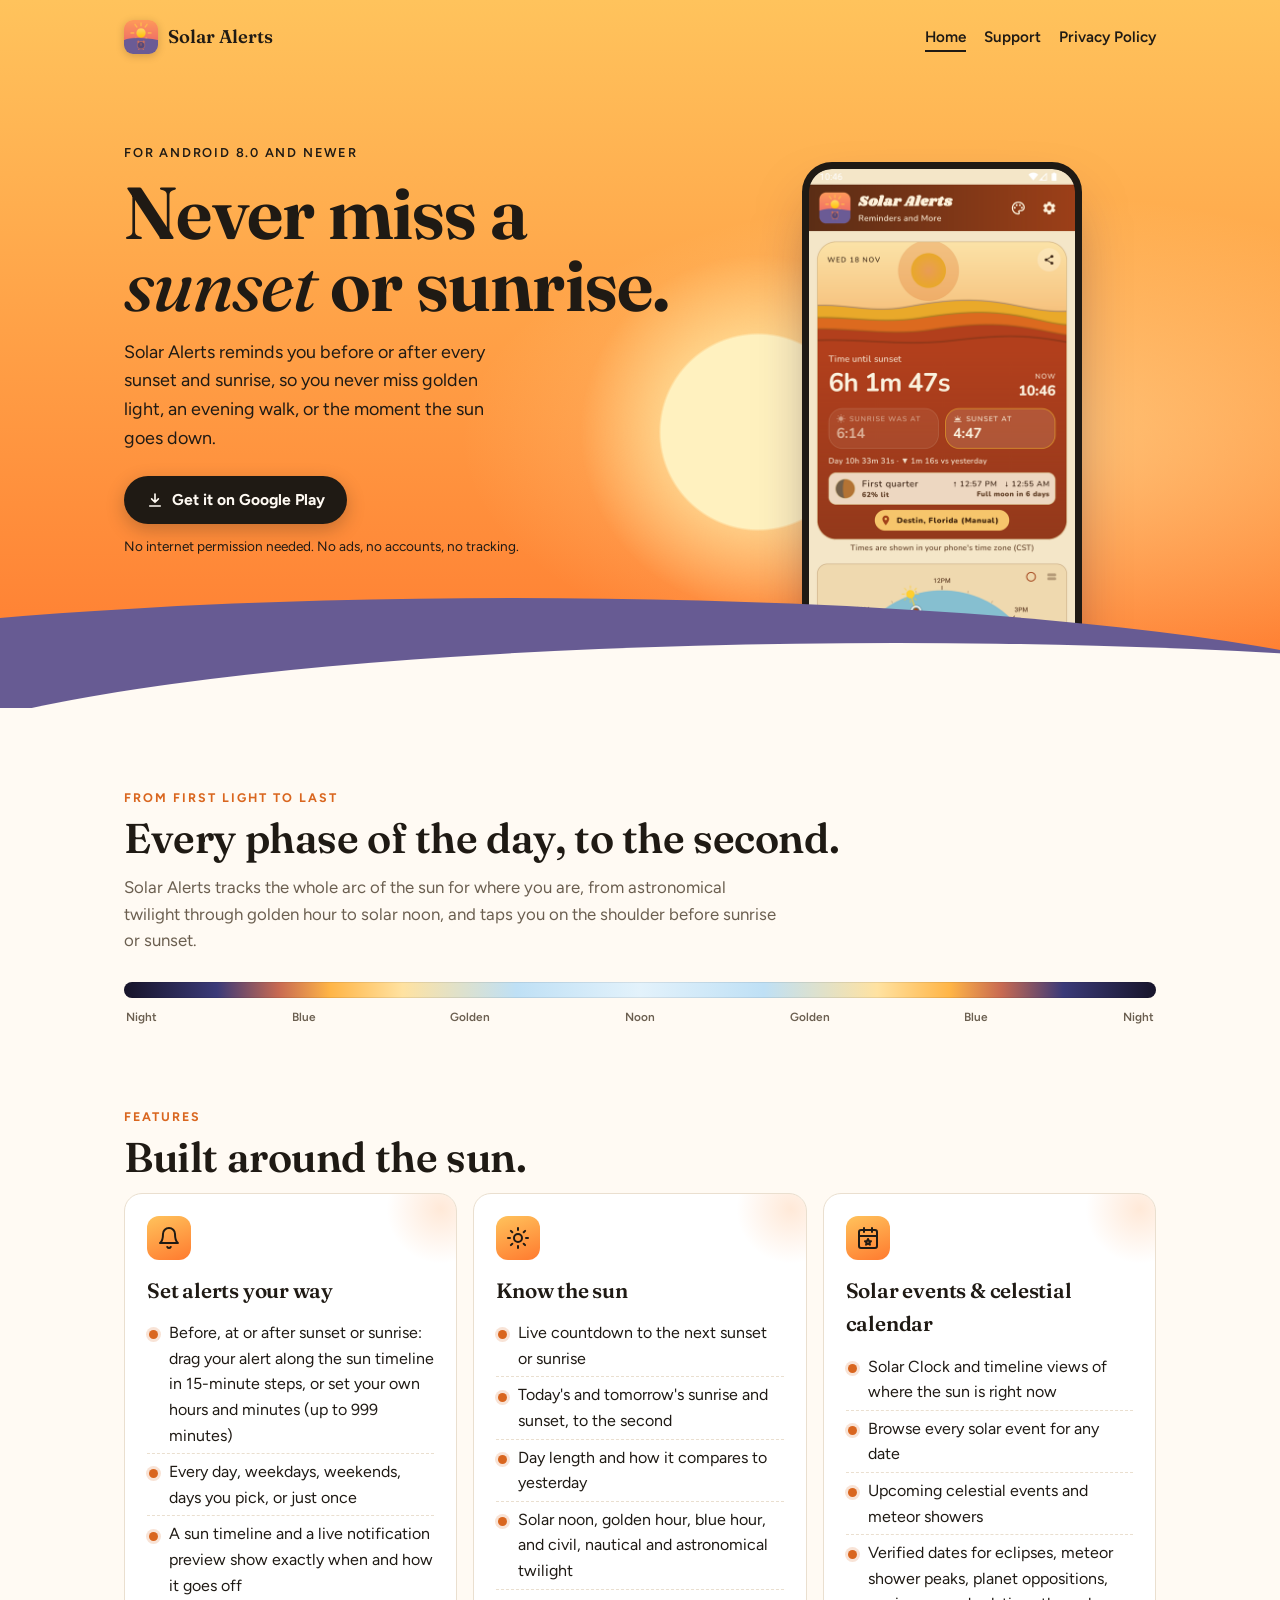
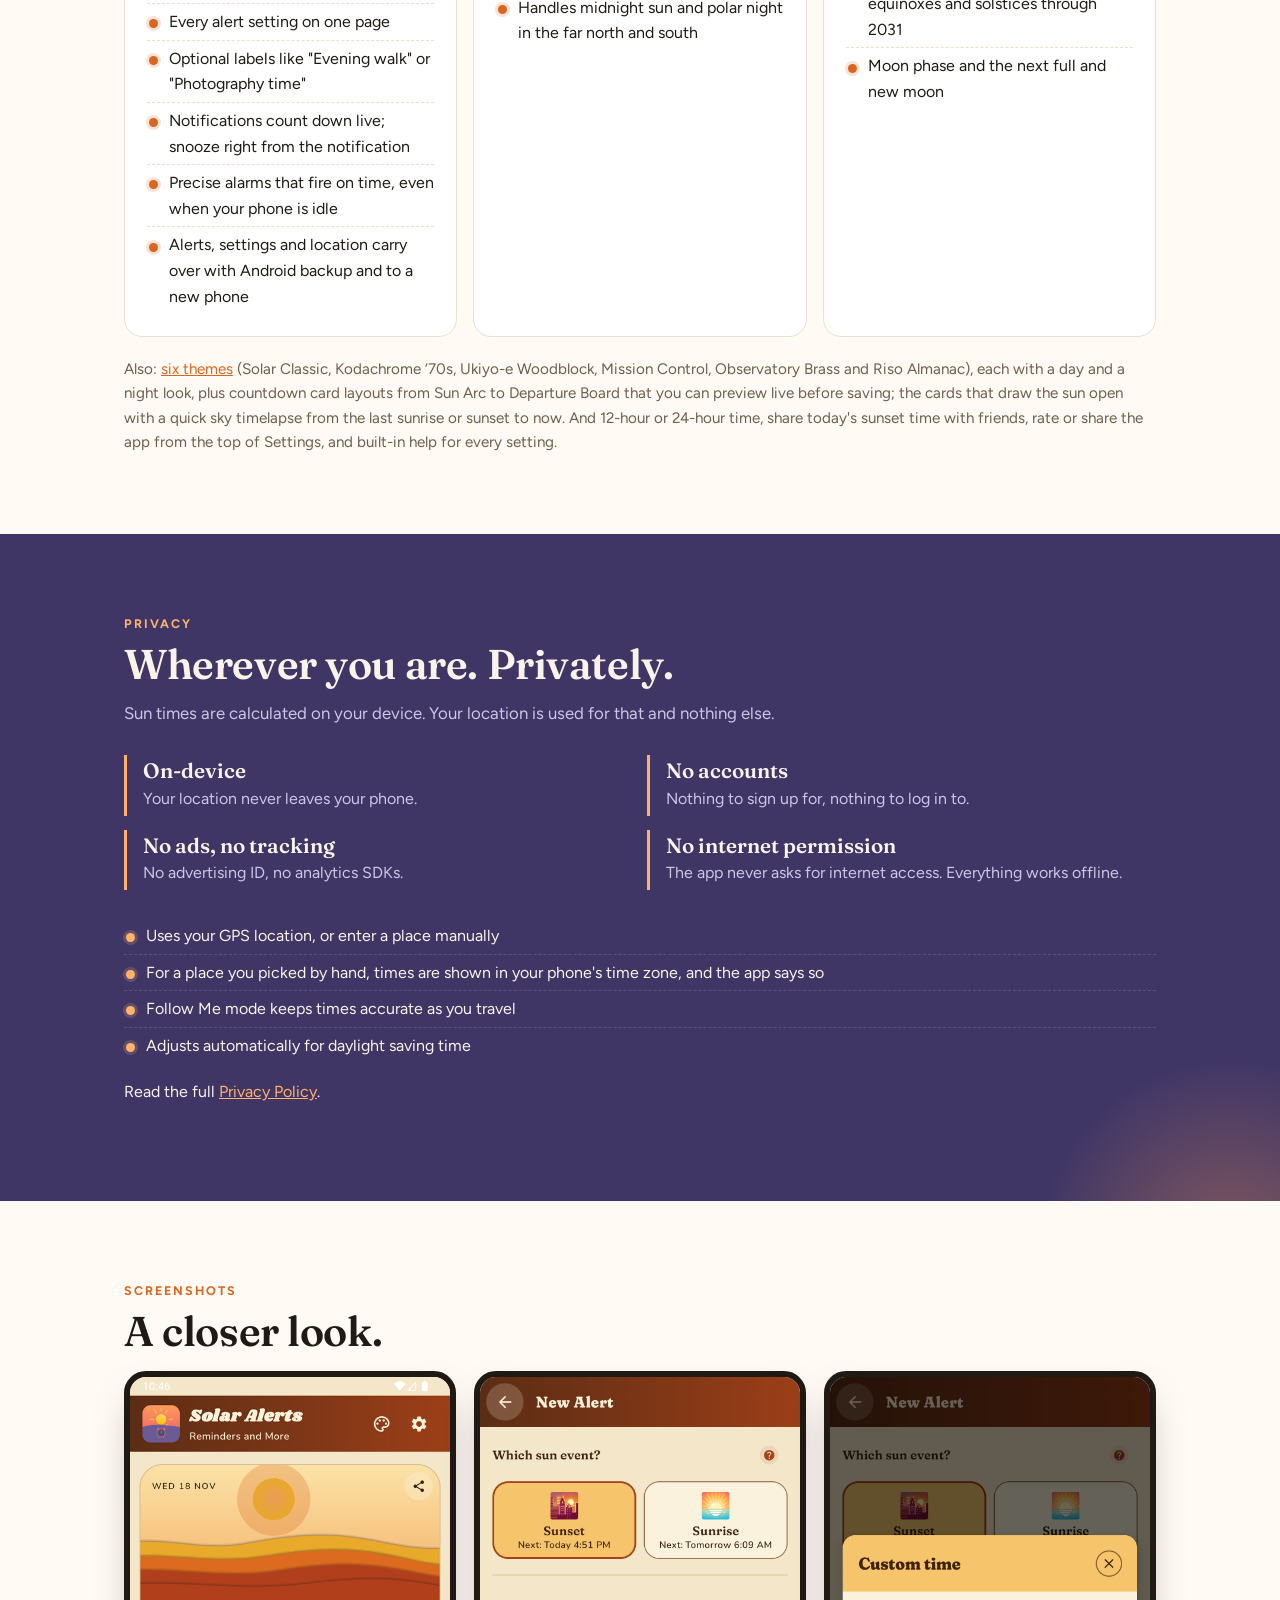
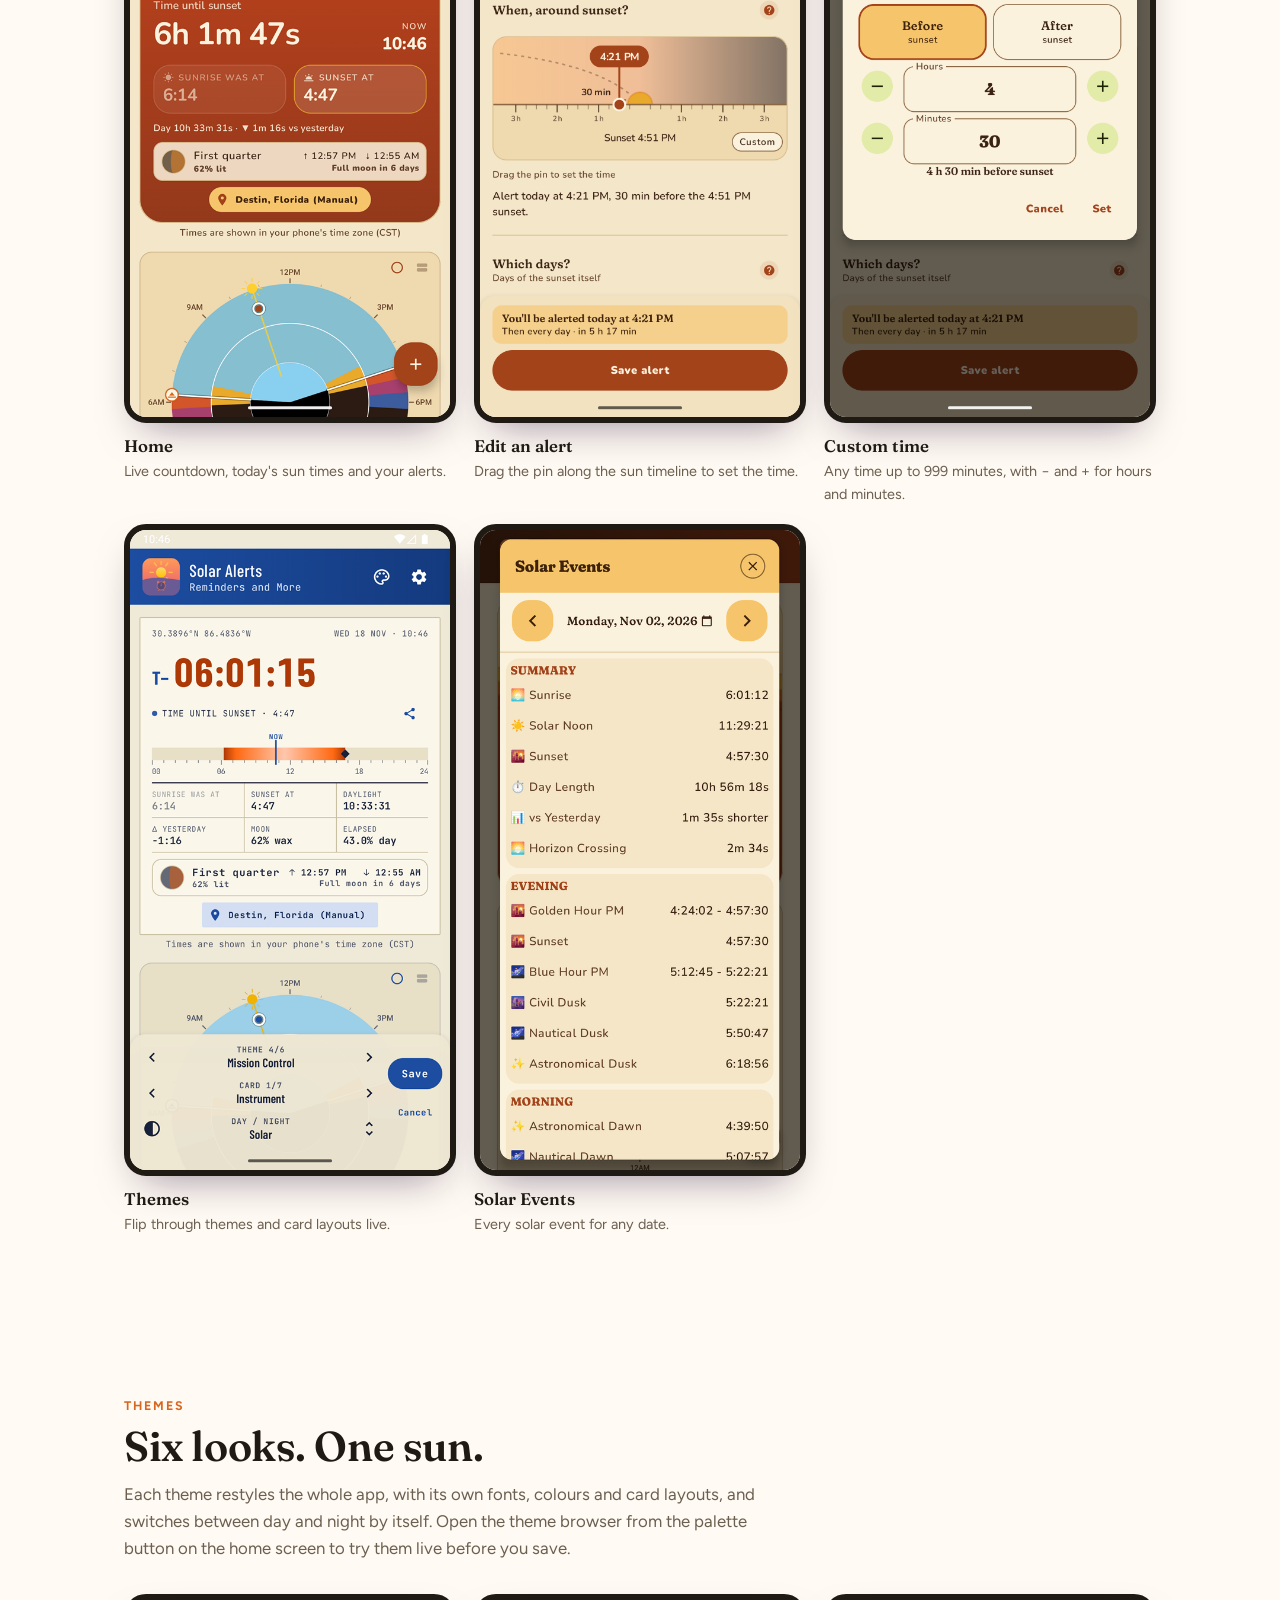
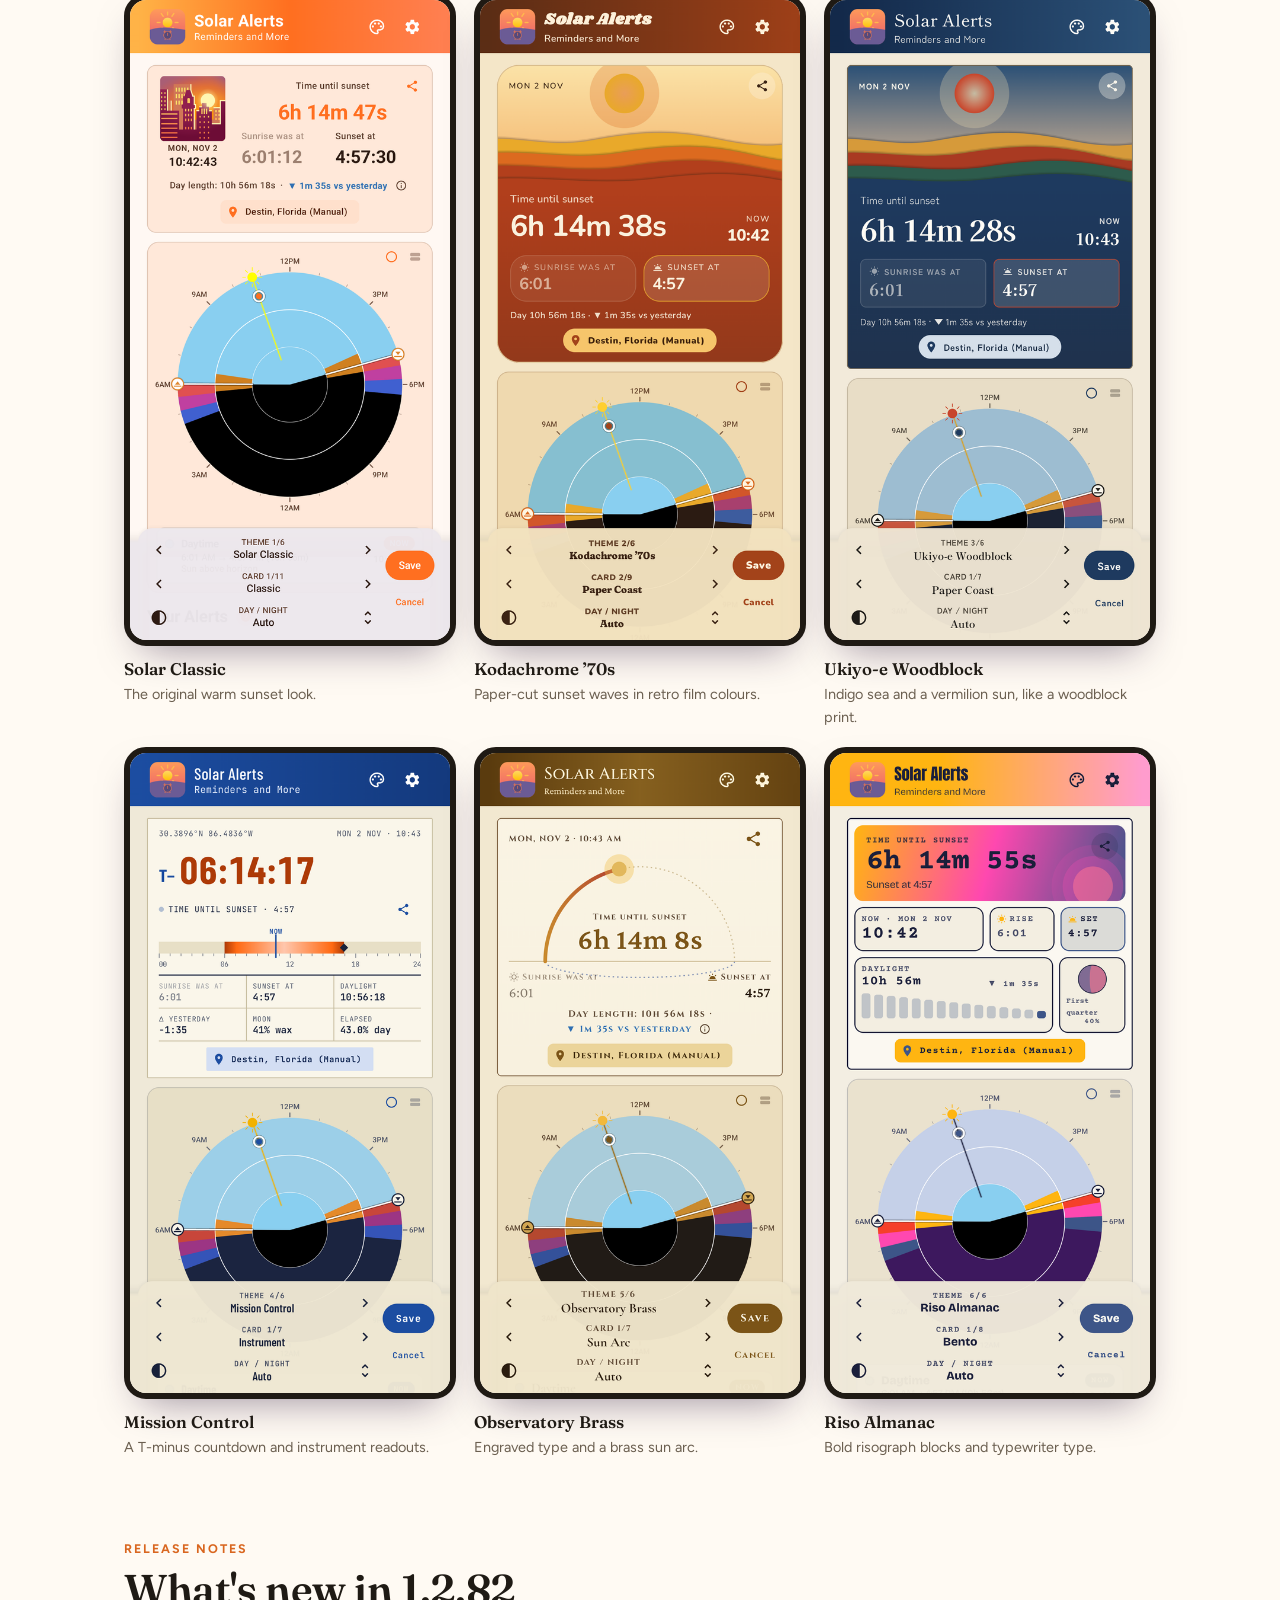
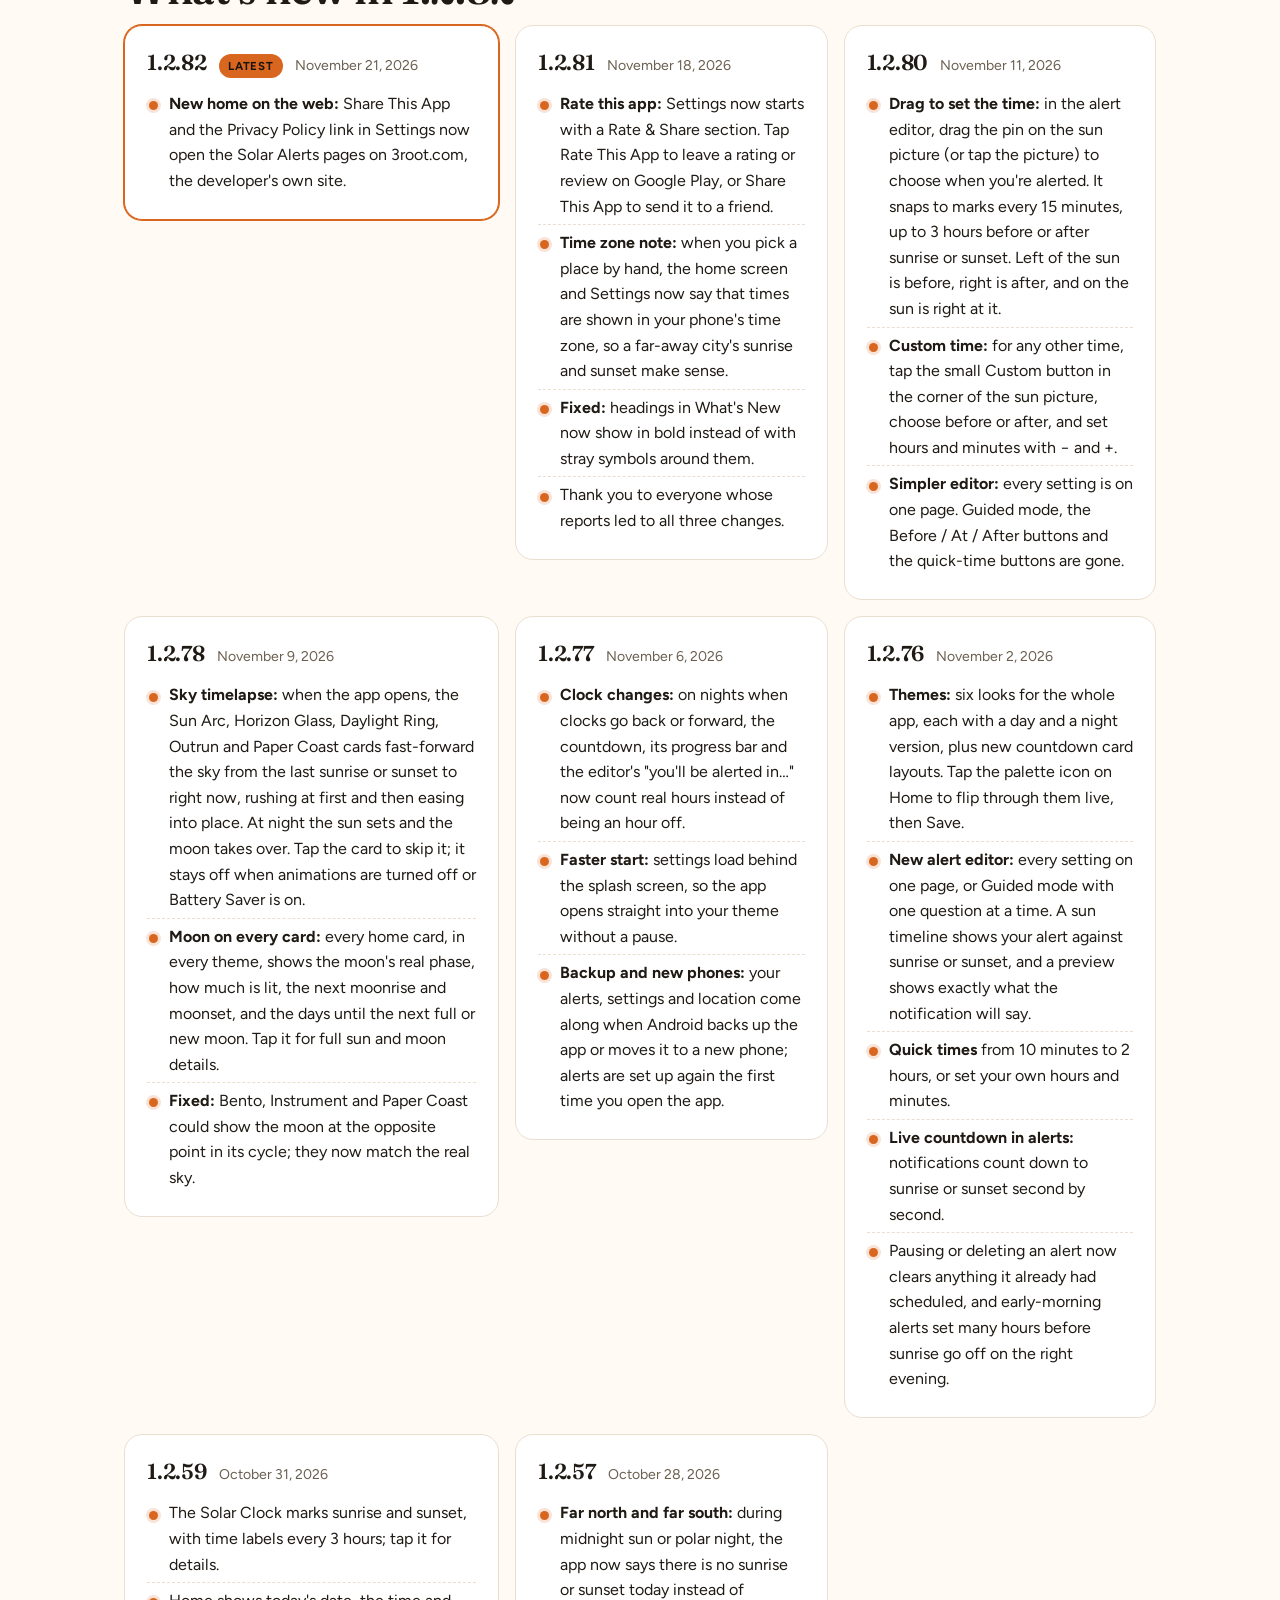
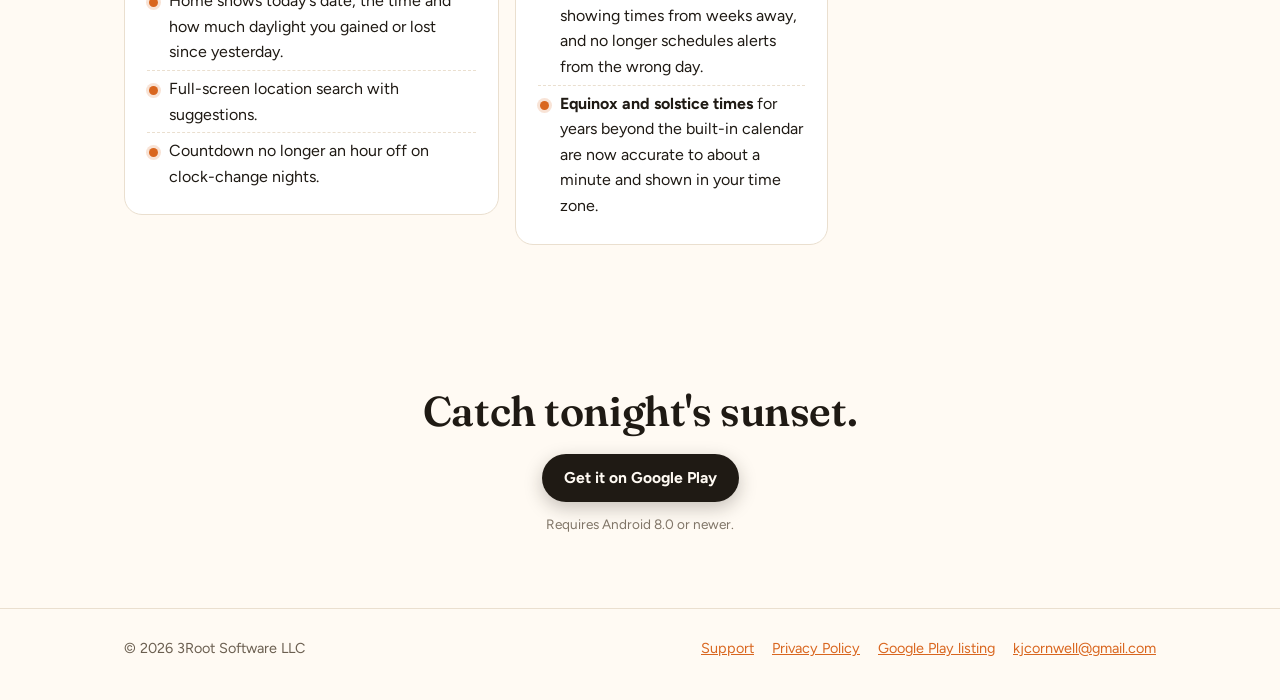
<file: index.html>
<!doctype html>
<html lang="en">
<head>
<meta charset="utf-8">
<meta name="viewport" content="width=device-width, initial-scale=1">
<title>Solar Alerts: sunset and sunrise alerts for Android</title>
<meta name="description" content="Solar Alerts reminds you before or after every sunset and sunrise, with golden hour, blue hour and twilight times. On-device, no internet permission needed, no ads, no accounts.">
<meta name="theme-color" content="#ff7a2f">
<link rel="canonical" href="https://3root.com/solar-alerts/">
<meta property="og:type" content="website">
<meta property="og:site_name" content="Solar Alerts">
<meta property="og:title" content="Solar Alerts: never miss a sunset or sunrise">
<meta property="og:description" content="Alerts before or after sunset and sunrise, plus golden hour and twilight times. Location never leaves your phone.">
<meta property="og:url" content="https://kjcornwell.github.io/solar-alerts/">
<meta property="og:image" content="https://kjcornwell.github.io/solar-alerts/assets/feature.png">
<meta property="og:image:width" content="1024">
<meta property="og:image:height" content="500">
<meta property="og:image:alt" content="Solar Alerts: Never miss a sunset or sunrise">
<meta name="twitter:card" content="summary_large_image">
<link rel="icon" type="image/png" href="assets/icon.png">
<link rel="apple-touch-icon" href="assets/icon.png">
<link rel="preconnect" href="https://fonts.googleapis.com">
<link rel="preconnect" href="https://fonts.gstatic.com" crossorigin>
<link rel="stylesheet" href="https://fonts.googleapis.com/css2?family=Figtree:wght@400;500;600;700&family=Fraunces:ital,opsz,wght@0,9..144,500..700;1,9..144,500&display=swap">
<link rel="stylesheet" href="style.css">
</head>
<body>
<header class="hero">
<nav class="site-nav" aria-label="Main">
<a class="brand" href="index.html"><img src="assets/icon.png" alt="" width="34" height="34"><span>Solar Alerts</span></a>
<ul>
<li><a href="index.html" aria-current="page">Home</a></li>
<li><a href="support.html">Support</a></li>
<li><a href="privacy.html">Privacy Policy</a></li>
</ul>
</nav>
<div class="hero-inner">
<div class="hero-copy">
<p class="eyebrow rise">For Android 8.0 and newer</p>
<h1 class="rise d1">Never miss a <em>sunset</em> or sunrise.</h1>
<p class="lede rise d2">Solar Alerts reminds you before or after every sunset and sunrise, so you never miss golden light, an evening walk, or the moment the sun goes down.</p>
<div class="cta rise d3">
<a class="btn btn-primary" href="https://play.google.com/store/apps/details?id=com.root3.sunsetreminder"><svg viewBox="0 0 24 24" fill="none" stroke="currentColor" stroke-width="2.2" stroke-linecap="round" stroke-linejoin="round" aria-hidden="true"><path d="M12 4v11m0 0-4.5-4.5M12 15l4.5-4.5M5 20h14"/></svg>Get it on Google Play</a>
</div>
<p class="cta-note rise d3">No internet permission needed. No ads, no accounts, no tracking.</p>
</div>
<div class="hero-visual">
<div class="sun" aria-hidden="true"></div>
<div class="phone"><img src="assets/phone-1.png" width="540" height="1080" alt="Solar Alerts home screen: live countdown card to the next sunset or sunrise, with the Your Alerts list below"></div>
</div>
</div>
</header>

<main class="landing">
<section class="section" aria-labelledby="day-h">
<div class="wrap">
<span class="kicker">From first light to last</span>
<h2 id="day-h">Every phase of the day, to the second.</h2>
<p class="intro">Solar Alerts tracks the whole arc of the sun for where you are, from astronomical twilight through golden hour to solar noon, and taps you on the shoulder before sunrise or sunset.</p>
<div class="daybar" role="img" aria-label="A day from night through blue hour, golden hour, solar noon, golden hour, blue hour and back to night"></div>
<ul class="daylabels" aria-hidden="true"><li>Night</li><li>Blue</li><li>Golden</li><li>Noon</li><li>Golden</li><li>Blue</li><li>Night</li></ul>
</div>
</section>

<section class="section flush" id="features" aria-labelledby="features-h">
<div class="wrap">
<span class="kicker">Features</span>
<h2 id="features-h">Built around the sun.</h2>
<div class="features">
<article class="feature">
<div class="icon" aria-hidden="true"><svg viewBox="0 0 24 24" fill="none" stroke="currentColor" stroke-width="2" stroke-linecap="round" stroke-linejoin="round"><path d="M6 8a6 6 0 0 1 12 0c0 7 3 9 3 9H3s3-2 3-9"/><path d="M10.3 21a1.94 1.94 0 0 0 3.4 0"/></svg></div>
<h3>Set alerts your way</h3>
<ul class="ticks">
<li>Before, at or after sunset or sunrise: drag your alert along the sun timeline in 15-minute steps, or set your own hours and minutes (up to 999 minutes)</li>
<li>Every day, weekdays, weekends, days you pick, or just once</li>
<li>A sun timeline and a live notification preview show exactly when and how it goes off</li>
<li>Every alert setting on one page</li>
<li>Optional labels like "Evening walk" or "Photography time"</li>
<li>Notifications count down live; snooze right from the notification</li>
<li>Precise alarms that fire on time, even when your phone is idle</li>
<li>Alerts, settings and location carry over with Android backup and to a new phone</li>
</ul>
</article>
<article class="feature">
<div class="icon" aria-hidden="true"><svg viewBox="0 0 24 24" fill="none" stroke="currentColor" stroke-width="2" stroke-linecap="round" stroke-linejoin="round"><circle cx="12" cy="12" r="4"/><path d="M12 2v2M12 20v2M4.9 4.9l1.4 1.4M17.7 17.7l1.4 1.4M2 12h2M20 12h2M4.9 19.1l1.4-1.4M17.7 6.3l1.4-1.4"/></svg></div>
<h3>Know the sun</h3>
<ul class="ticks">
<li>Live countdown to the next sunset or sunrise</li>
<li>Today's and tomorrow's sunrise and sunset, to the second</li>
<li>Day length and how it compares to yesterday</li>
<li>Solar noon, golden hour, blue hour, and civil, nautical and astronomical twilight</li>
<li>Handles midnight sun and polar night in the far north and south</li>
</ul>
</article>
<article class="feature">
<div class="icon" aria-hidden="true"><svg viewBox="0 0 24 24" fill="none" stroke="currentColor" stroke-width="2" stroke-linecap="round" stroke-linejoin="round"><rect x="3" y="4" width="18" height="18" rx="2"/><path d="M16 2v4M8 2v4M3 10h18"/><path d="m12 13 .9 1.9 2.1.3-1.5 1.4.4 2.1-1.9-1-1.9 1 .4-2.1-1.5-1.4 2.1-.3z"/></svg></div>
<h3>Solar events &amp; celestial calendar</h3>
<ul class="ticks">
<li>Solar Clock and timeline views of where the sun is right now</li>
<li>Browse every solar event for any date</li>
<li>Upcoming celestial events and meteor showers</li>
<li>Verified dates for eclipses, meteor shower peaks, planet oppositions, equinoxes and solstices through 2031</li>
<li>Moon phase and the next full and new moon</li>
</ul>
</article>
</div>
<p class="also">Also: <a href="#themes">six themes</a> (Solar Classic, Kodachrome &rsquo;70s, Ukiyo-e Woodblock, Mission Control, Observatory Brass and Riso Almanac), each with a day and a night look, plus countdown card layouts from Sun Arc to Departure Board that you can preview live before saving; the cards that draw the sun open with a quick sky timelapse from the last sunrise or sunset to now. And 12-hour or 24-hour time, share today's sunset time with friends, rate or share the app from the top of Settings, and built-in help for every setting.</p>
</div>
</section>

<section class="section band" id="privacy" aria-labelledby="privacy-h">
<div class="wrap">
<span class="kicker">Privacy</span>
<h2 id="privacy-h">Wherever you are. Privately.</h2>
<p class="intro">Sun times are calculated on your device. Your location is used for that and nothing else.</p>
<ul class="pillars">
<li><strong>On-device</strong><span>Your location never leaves your phone.</span></li>
<li><strong>No accounts</strong><span>Nothing to sign up for, nothing to log in to.</span></li>
<li><strong>No ads, no tracking</strong><span>No advertising ID, no analytics SDKs.</span></li>
<li><strong>No internet permission</strong><span>The app never asks for internet access. Everything works offline.</span></li>
</ul>
<ul class="ticks">
<li>Uses your GPS location, or enter a place manually</li>
<li>For a place you picked by hand, times are shown in your phone's time zone, and the app says so</li>
<li>Follow Me mode keeps times accurate as you travel</li>
<li>Adjusts automatically for daylight saving time</li>
</ul>
<p>Read the full <a href="privacy.html">Privacy Policy</a>.</p>
</div>
</section>

<section class="section" id="screenshots" aria-labelledby="shots-h">
<div class="wrap">
<span class="kicker">Screenshots</span>
<h2 id="shots-h">A closer look.</h2>
<div class="shots">
<figure><img src="assets/phone-1.png" width="540" height="1080" loading="lazy" alt="Home screen with a live countdown card to the next sunset or sunrise and the Your Alerts list"><figcaption><b>Home</b>Live countdown, today's sun times and your alerts.</figcaption></figure>
<figure><img src="assets/phone-2.png" width="540" height="1080" loading="lazy" alt="Alert editor: sunset or sunrise, then a sun timeline with a draggable pin at the alert time, tick marks every 15 minutes up to 3 hours each side, and a small Custom button"><figcaption><b>Edit an alert</b>Drag the pin along the sun timeline to set the time.</figcaption></figure>
<figure><img src="assets/phone-3.png" width="540" height="1080" loading="lazy" alt="Custom time popup: before or after sunset, then hours and minutes, each with minus and plus buttons, showing 4 h 30 min before sunset"><figcaption><b>Custom time</b>Any time up to 999 minutes, with &minus; and + for hours and minutes.</figcaption></figure>
<figure><img src="assets/phone-4.png" width="540" height="1080" loading="lazy" alt="Theme browser: the app previewed live in a theme, with controls to change the theme, the card layout and day or night mode, and Save and Cancel buttons"><figcaption><b>Themes</b>Flip through themes and card layouts live.</figcaption></figure>
<figure><img src="assets/phone-5.png" width="540" height="1080" loading="lazy" alt="Solar Events sheet listing sunrise, solar noon, sunset, day length, golden hour, blue hour and twilight times for a date"><figcaption><b>Solar Events</b>Every solar event for any date.</figcaption></figure>
</div>
</div>
</section>

<section class="section" id="themes" aria-labelledby="themes-h">
<div class="wrap">
<span class="kicker">Themes</span>
<h2 id="themes-h">Six looks. One sun.</h2>
<p class="intro">Each theme restyles the whole app, with its own fonts, colours and card layouts, and switches between day and night by itself. Open the theme browser from the palette button on the home screen to try them live before you save.</p>
<div class="shots">
<figure><img src="assets/themes/solar-classic.png" width="540" height="1080" loading="lazy" alt="Solar Alerts home screen in the Solar Classic theme, with the theme browser open"><figcaption><b>Solar Classic</b>The original warm sunset look.</figcaption></figure>
<figure><img src="assets/themes/kodachrome-70s.png" width="540" height="1080" loading="lazy" alt="Solar Alerts home screen in the Kodachrome ’70s theme, with the theme browser open"><figcaption><b>Kodachrome ’70s</b>Paper-cut sunset waves in retro film colours.</figcaption></figure>
<figure><img src="assets/themes/ukiyo-e-woodblock.png" width="540" height="1080" loading="lazy" alt="Solar Alerts home screen in the Ukiyo-e Woodblock theme, with the theme browser open"><figcaption><b>Ukiyo-e Woodblock</b>Indigo sea and a vermilion sun, like a woodblock print.</figcaption></figure>
<figure><img src="assets/themes/mission-control.png" width="540" height="1080" loading="lazy" alt="Solar Alerts home screen in the Mission Control theme, with the theme browser open"><figcaption><b>Mission Control</b>A T-minus countdown and instrument readouts.</figcaption></figure>
<figure><img src="assets/themes/observatory-brass.png" width="540" height="1080" loading="lazy" alt="Solar Alerts home screen in the Observatory Brass theme, with the theme browser open"><figcaption><b>Observatory Brass</b>Engraved type and a brass sun arc.</figcaption></figure>
<figure><img src="assets/themes/riso-almanac.png" width="540" height="1080" loading="lazy" alt="Solar Alerts home screen in the Riso Almanac theme, with the theme browser open"><figcaption><b>Riso Almanac</b>Bold risograph blocks and typewriter type.</figcaption></figure>
</div>
</div>
</section>

<section class="section flush" id="whats-new" aria-labelledby="new-h">
<div class="wrap">
<span class="kicker">Release notes</span>
<h2 id="new-h">What's new in 1.2.82</h2>
<div class="releases">
<article class="release latest">
<header><h3>1.2.82</h3><span class="badge">Latest</span><time datetime="2026-11-21">November 21, 2026</time></header>
<ul class="ticks">
<li><b>New home on the web:</b> Share This App and the Privacy Policy link in Settings now open the Solar Alerts pages on 3root.com, the developer's own site.</li>
</ul>
</article>
<article class="release">
<header><h3>1.2.81</h3><time datetime="2026-11-18">November 18, 2026</time></header>
<ul class="ticks">
<li><b>Rate this app:</b> Settings now starts with a Rate &amp; Share section. Tap Rate This App to leave a rating or review on Google Play, or Share This App to send it to a friend.</li>
<li><b>Time zone note:</b> when you pick a place by hand, the home screen and Settings now say that times are shown in your phone's time zone, so a far-away city's sunrise and sunset make sense.</li>
<li><b>Fixed:</b> headings in What's New now show in bold instead of with stray symbols around them.</li>
<li>Thank you to everyone whose reports led to all three changes.</li>
</ul>
</article>
<article class="release">
<header><h3>1.2.80</h3><time datetime="2026-11-11">November 11, 2026</time></header>
<ul class="ticks">
<li><b>Drag to set the time:</b> in the alert editor, drag the pin on the sun picture (or tap the picture) to choose when you're alerted. It snaps to marks every 15 minutes, up to 3 hours before or after sunrise or sunset. Left of the sun is before, right is after, and on the sun is right at it.</li>
<li><b>Custom time:</b> for any other time, tap the small Custom button in the corner of the sun picture, choose before or after, and set hours and minutes with &minus; and +.</li>
<li><b>Simpler editor:</b> every setting is on one page. Guided mode, the Before / At / After buttons and the quick-time buttons are gone.</li>
</ul>
</article>
<article class="release">
<header><h3>1.2.78</h3><time datetime="2026-11-09">November 9, 2026</time></header>
<ul class="ticks">
<li><b>Sky timelapse:</b> when the app opens, the Sun Arc, Horizon Glass, Daylight Ring, Outrun and Paper Coast cards fast-forward the sky from the last sunrise or sunset to right now, rushing at first and then easing into place. At night the sun sets and the moon takes over. Tap the card to skip it; it stays off when animations are turned off or Battery Saver is on.</li>
<li><b>Moon on every card:</b> every home card, in every theme, shows the moon's real phase, how much is lit, the next moonrise and moonset, and the days until the next full or new moon. Tap it for full sun and moon details.</li>
<li><b>Fixed:</b> Bento, Instrument and Paper Coast could show the moon at the opposite point in its cycle; they now match the real sky.</li>
</ul>
</article>
<article class="release">
<header><h3>1.2.77</h3><time datetime="2026-11-06">November 6, 2026</time></header>
<ul class="ticks">
<li><b>Clock changes:</b> on nights when clocks go back or forward, the countdown, its progress bar and the editor's "you'll be alerted in…" now count real hours instead of being an hour off.</li>
<li><b>Faster start:</b> settings load behind the splash screen, so the app opens straight into your theme without a pause.</li>
<li><b>Backup and new phones:</b> your alerts, settings and location come along when Android backs up the app or moves it to a new phone; alerts are set up again the first time you open the app.</li>
</ul>
</article>
<article class="release">
<header><h3>1.2.76</h3><time datetime="2026-11-02">November 2, 2026</time></header>
<ul class="ticks">
<li><b>Themes:</b> six looks for the whole app, each with a day and a night version, plus new countdown card layouts. Tap the palette icon on Home to flip through them live, then Save.</li>
<li><b>New alert editor:</b> every setting on one page, or Guided mode with one question at a time. A sun timeline shows your alert against sunrise or sunset, and a preview shows exactly what the notification will say.</li>
<li><b>Quick times</b> from 10 minutes to 2 hours, or set your own hours and minutes.</li>
<li><b>Live countdown in alerts:</b> notifications count down to sunrise or sunset second by second.</li>
<li>Pausing or deleting an alert now clears anything it already had scheduled, and early-morning alerts set many hours before sunrise go off on the right evening.</li>
</ul>
</article>
<article class="release">
<header><h3>1.2.59</h3><time datetime="2026-10-31">October 31, 2026</time></header>
<ul class="ticks">
<li>The Solar Clock marks sunrise and sunset, with time labels every 3 hours; tap it for details.</li>
<li>Home shows today's date, the time and how much daylight you gained or lost since yesterday.</li>
<li>Full-screen location search with suggestions.</li>
<li>Countdown no longer an hour off on clock-change nights.</li>
</ul>
</article>
<article class="release">
<header><h3>1.2.57</h3><time datetime="2026-10-28">October 28, 2026</time></header>
<ul class="ticks">
<li><b>Far north and far south:</b> during midnight sun or polar night, the app now says there is no sunrise or sunset today instead of showing times from weeks away, and no longer schedules alerts from the wrong day.</li>
<li><b>Equinox and solstice times</b> for years beyond the built-in calendar are now accurate to about a minute and shown in your time zone.</li>
</ul>
</article>
</div>
</div>
</section>

<section class="closing" aria-labelledby="closing-h">
<div class="wrap">
<h2 id="closing-h">Catch tonight's sunset.</h2>
<div class="cta">
<a class="btn btn-primary" href="https://play.google.com/store/apps/details?id=com.root3.sunsetreminder">Get it on Google Play</a>
</div>
<p class="cta-note">Requires Android 8.0 or newer.</p>
</div>
</section>
</main>

<footer class="site-footer">
<div class="wrap">
<p>&copy; 2026 3Root Software LLC</p>
<ul>
<li><a href="support.html">Support</a></li>
<li><a href="privacy.html">Privacy Policy</a></li>
<li><a href="https://play.google.com/store/apps/details?id=com.root3.sunsetreminder">Google Play listing</a></li>
<li><a href="mailto:kjcornwell@gmail.com">kjcornwell@gmail.com</a></li>
</ul>
</div>
</footer>
</body>
</html>
</file>
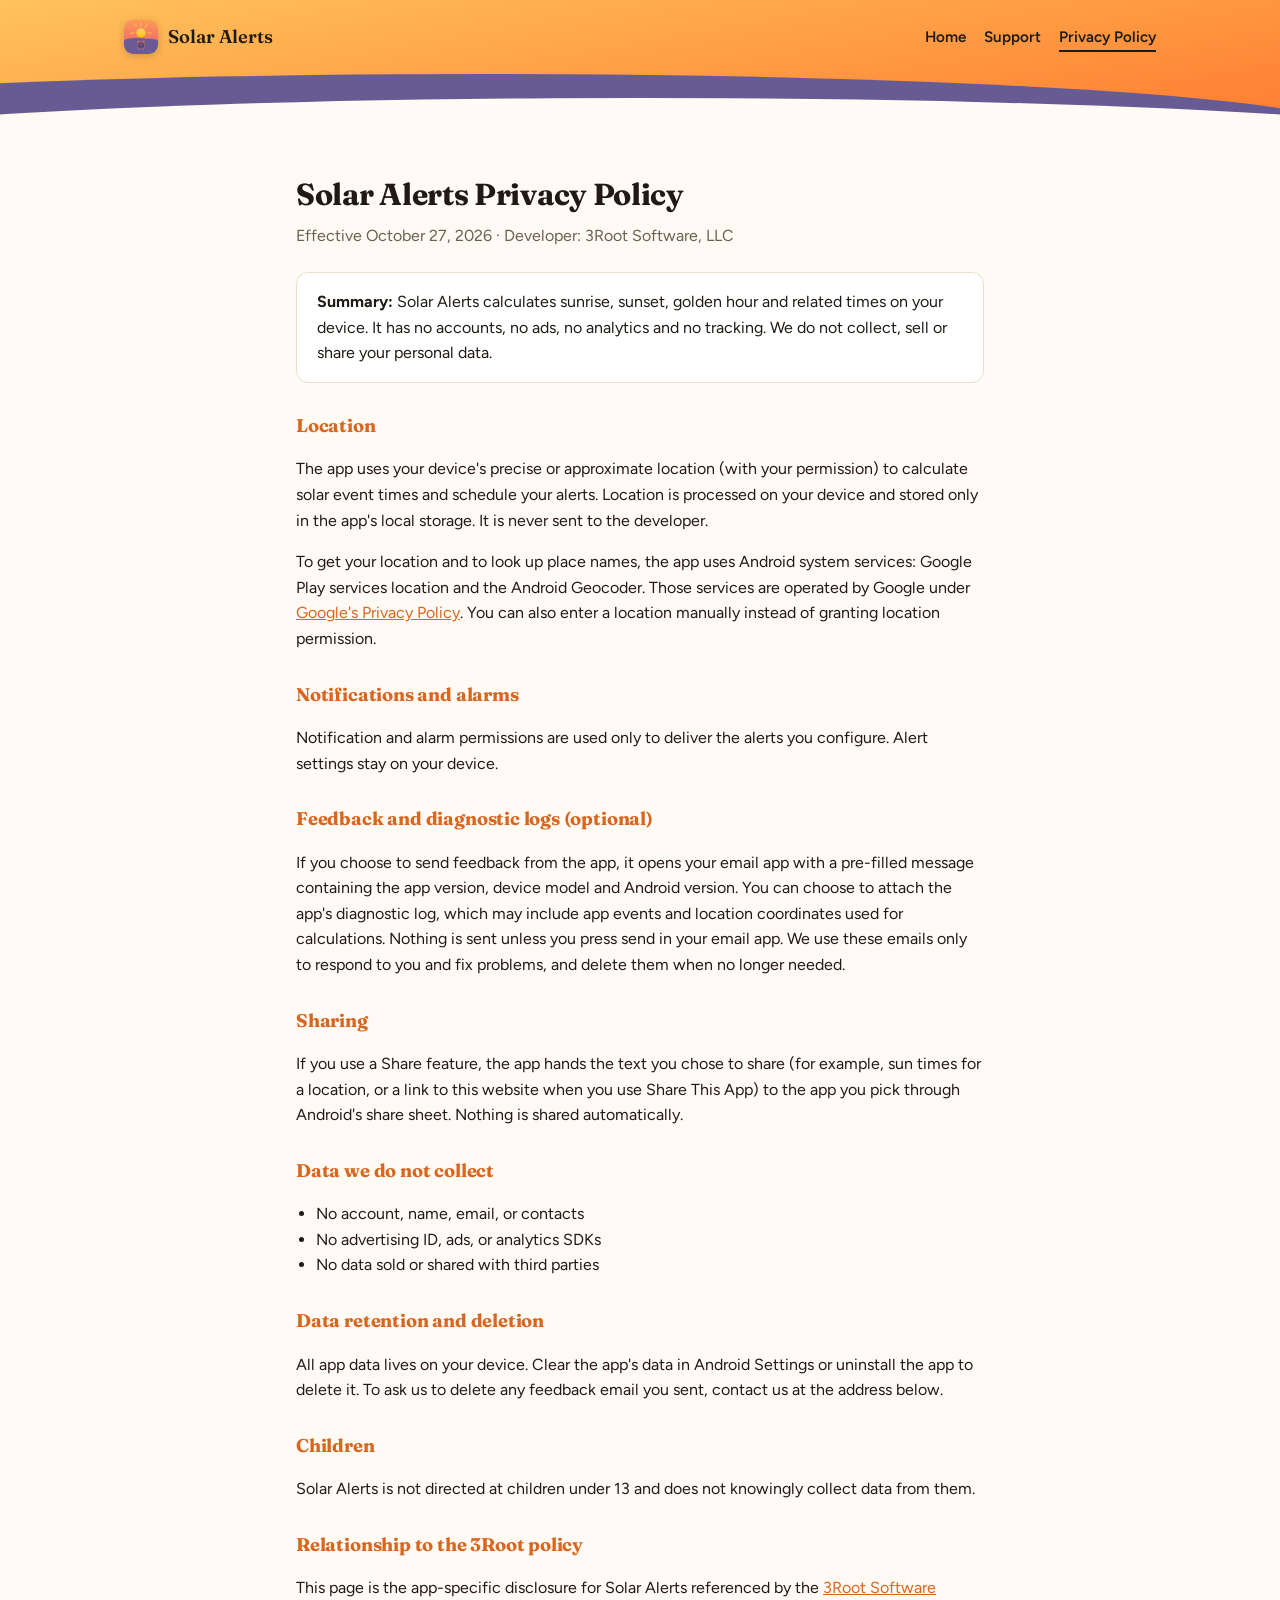
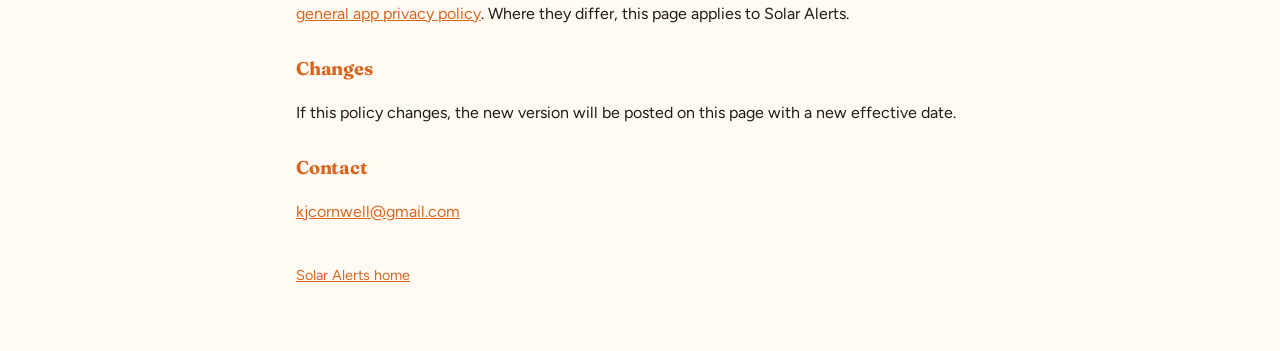
<file: privacy.html>
<!doctype html>
<html lang="en">
<head>
<meta charset="utf-8">
<meta name="viewport" content="width=device-width, initial-scale=1">
<title>Solar Alerts — Privacy Policy</title>
<meta name="description" content="Privacy policy for the Solar Alerts Android app.">
<link rel="canonical" href="https://3root.com/solar-alerts/privacy.html">
<link rel="icon" type="image/png" href="assets/icon.png">
<link rel="apple-touch-icon" href="assets/icon.png">
<link rel="preconnect" href="https://fonts.googleapis.com">
<link rel="preconnect" href="https://fonts.gstatic.com" crossorigin>
<link rel="stylesheet" href="https://fonts.googleapis.com/css2?family=Figtree:wght@400;500;600;700&family=Fraunces:ital,opsz,wght@0,9..144,500..700;1,9..144,500&display=swap">
<link rel="stylesheet" href="style.css">
</head>
<body>
<header class="site-header">
<nav class="site-nav" aria-label="Main">
<a class="brand" href="index.html"><img src="assets/icon.png" alt="" width="34" height="34"><span>Solar Alerts</span></a>
<ul>
<li><a href="index.html">Home</a></li>
<li><a href="support.html">Support</a></li>
<li><a href="privacy.html" aria-current="page">Privacy Policy</a></li>
</ul>
</nav>
</header>
<main>
<h1>Solar Alerts Privacy Policy</h1>
<p class="meta">Effective October 27, 2026 · Developer: 3Root Software, LLC</p>

<div class="card">
<strong>Summary:</strong> Solar Alerts calculates sunrise, sunset, golden hour and related times on your device. It has no accounts, no ads, no analytics and no tracking. We do not collect, sell or share your personal data.
</div>

<h2>Location</h2>
<p>The app uses your device's precise or approximate location (with your permission) to calculate solar event times and schedule your alerts. Location is processed on your device and stored only in the app's local storage. It is never sent to the developer.</p>
<p>To get your location and to look up place names, the app uses Android system services: Google Play services location and the Android Geocoder. Those services are operated by Google under <a href="https://policies.google.com/privacy">Google's Privacy Policy</a>. You can also enter a location manually instead of granting location permission.</p>

<h2>Notifications and alarms</h2>
<p>Notification and alarm permissions are used only to deliver the alerts you configure. Alert settings stay on your device.</p>

<h2>Feedback and diagnostic logs (optional)</h2>
<p>If you choose to send feedback from the app, it opens your email app with a pre-filled message containing the app version, device model and Android version. You can choose to attach the app's diagnostic log, which may include app events and location coordinates used for calculations. Nothing is sent unless you press send in your email app. We use these emails only to respond to you and fix problems, and delete them when no longer needed.</p>

<h2>Sharing</h2>
<p>If you use a Share feature, the app hands the text you chose to share (for example, sun times for a location, or a link to this website when you use Share This App) to the app you pick through Android's share sheet. Nothing is shared automatically.</p>

<h2>Data we do not collect</h2>
<ul>
<li>No account, name, email, or contacts</li>
<li>No advertising ID, ads, or analytics SDKs</li>
<li>No data sold or shared with third parties</li>
</ul>

<h2>Data retention and deletion</h2>
<p>All app data lives on your device. Clear the app's data in Android Settings or uninstall the app to delete it. To ask us to delete any feedback email you sent, contact us at the address below.</p>

<h2>Children</h2>
<p>Solar Alerts is not directed at children under 13 and does not knowingly collect data from them.</p>

<h2>Relationship to the 3Root policy</h2>
<p>This page is the app-specific disclosure for Solar Alerts referenced by the <a href="https://3root.com/app-store-privacy-policy.html">3Root Software general app privacy policy</a>. Where they differ, this page applies to Solar Alerts.</p>

<h2>Changes</h2>
<p>If this policy changes, the new version will be posted on this page with a new effective date.</p>

<h2>Contact</h2>
<p><a href="mailto:kjcornwell@gmail.com">kjcornwell@gmail.com</a></p>

<footer><a href="index.html">Solar Alerts home</a></footer>
</main>
</body>
</html>
</file>
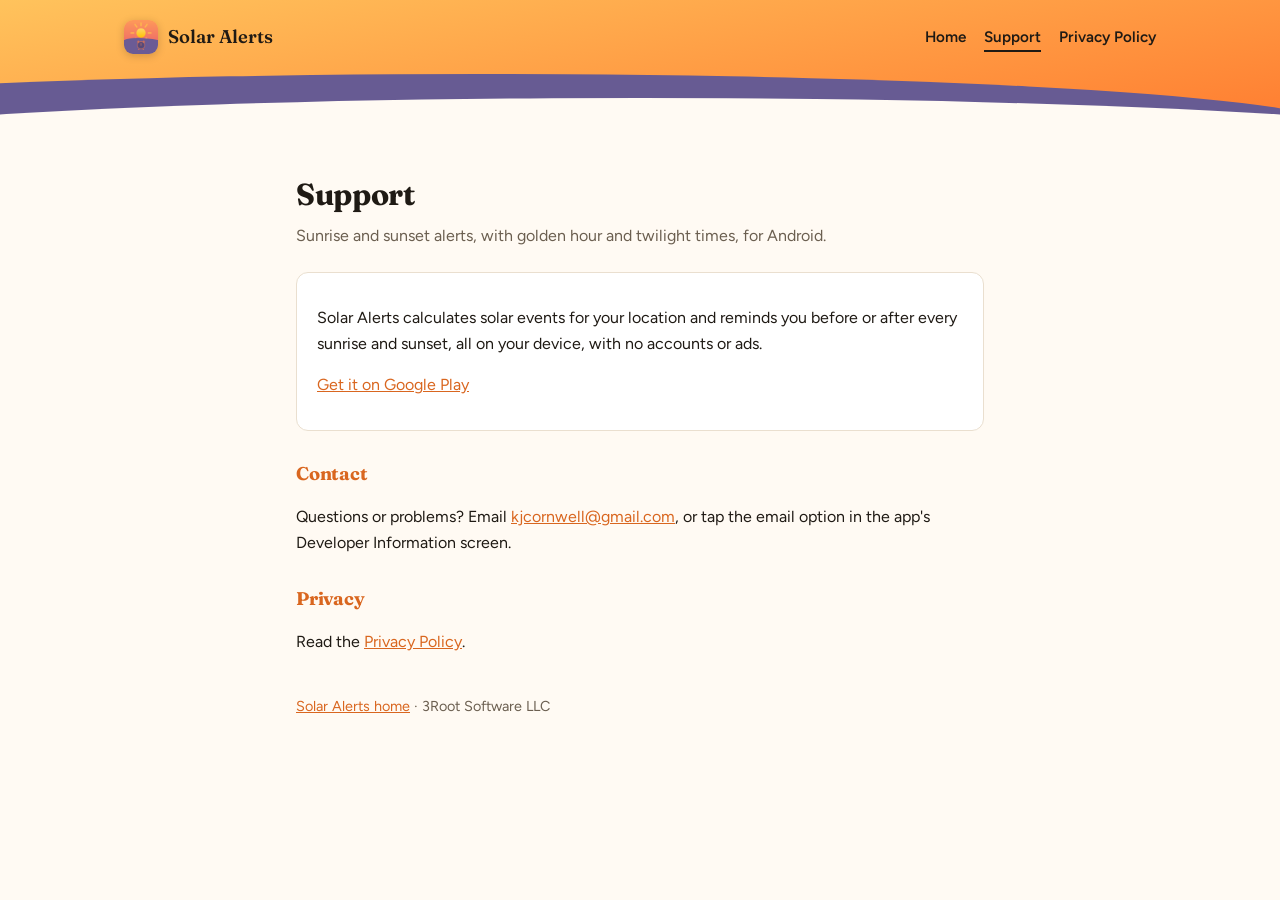
<file: support.html>
<!doctype html>
<html lang="en">
<head>
<meta charset="utf-8">
<meta name="viewport" content="width=device-width, initial-scale=1">
<title>Solar Alerts: Support</title>
<meta name="description" content="Get help with Solar Alerts, the sunrise, sunset and golden hour alerts app for Android.">
<meta name="theme-color" content="#ff7a2f">
<link rel="canonical" href="https://3root.com/solar-alerts/support.html">
<meta property="og:type" content="website">
<meta property="og:site_name" content="Solar Alerts">
<meta property="og:title" content="Solar Alerts: Support">
<meta property="og:description" content="Questions or problems with Solar Alerts? Here is how to reach the developer.">
<meta property="og:url" content="https://kjcornwell.github.io/solar-alerts/support.html">
<meta property="og:image" content="https://kjcornwell.github.io/solar-alerts/assets/feature.png">
<meta name="twitter:card" content="summary_large_image">
<link rel="icon" type="image/png" href="assets/icon.png">
<link rel="apple-touch-icon" href="assets/icon.png">
<link rel="preconnect" href="https://fonts.googleapis.com">
<link rel="preconnect" href="https://fonts.gstatic.com" crossorigin>
<link rel="stylesheet" href="https://fonts.googleapis.com/css2?family=Figtree:wght@400;500;600;700&family=Fraunces:ital,opsz,wght@0,9..144,500..700;1,9..144,500&display=swap">
<link rel="stylesheet" href="style.css">
</head>
<body>
<header class="site-header">
<nav class="site-nav" aria-label="Main">
<a class="brand" href="index.html"><img src="assets/icon.png" alt="" width="34" height="34"><span>Solar Alerts</span></a>
<ul>
<li><a href="index.html">Home</a></li>
<li><a href="support.html" aria-current="page">Support</a></li>
<li><a href="privacy.html">Privacy Policy</a></li>
</ul>
</nav>
</header>
<main>
<h1>Support</h1>
<p class="meta">Sunrise and sunset alerts, with golden hour and twilight times, for Android.</p>
<div class="card">
<p>Solar Alerts calculates solar events for your location and reminds you before or after every sunrise and sunset, all on your device, with no accounts or ads.</p>
<p><a href="https://play.google.com/store/apps/details?id=com.root3.sunsetreminder">Get it on Google Play</a></p>
</div>
<h2>Contact</h2>
<p>Questions or problems? Email <a href="mailto:kjcornwell@gmail.com">kjcornwell@gmail.com</a>, or tap the email option in the app's Developer Information screen.</p>
<h2>Privacy</h2>
<p>Read the <a href="privacy.html">Privacy Policy</a>.</p>
<footer><a href="index.html">Solar Alerts home</a> · 3Root Software LLC</footer>
</main>
</body>
</html>
</file>
<file: style.css>
:root{--bg:#fffaf3;--fg:#1f1a14;--muted:#6b5f50;--accent:#d9661f;--card:#ffffff;--line:#eadfcf;
--sky-top:#ffc35c;--sky-bot:#ff7a2f;--on-sky:#1f1a14;--hill:#675b93;--sun:#fff1bf;--sun-glow:rgba(255,236,170,.55);
--band:#3f3666;--band-fg:#fbf3ea;--band-muted:#cfc5e6;--btn-bg:#1f1a14;--btn-fg:#fffaf3;
--display:"Fraunces",Georgia,"Times New Roman",serif;--body:"Figtree",system-ui,-apple-system,"Segoe UI",Roboto,sans-serif;--wide:1080px}
@media (prefers-color-scheme:dark){:root{--bg:#14110d;--fg:#f3ece2;--muted:#b3a693;--accent:#ff9a4d;--card:#1d1914;--line:#352d24;
--sky-top:#1d1830;--sky-bot:#a8461c;--on-sky:#fbf3ea;--hill:#2e2747;--sun:#ffb26b;--sun-glow:rgba(255,140,60,.35);
--band:#221d36;--band-fg:#f3ece2;--band-muted:#b9b0d3;--btn-bg:#ff9a4d;--btn-fg:#14110d}}
*{box-sizing:border-box}
body{margin:0;background:var(--bg);color:var(--fg);font:16px/1.6 var(--body)}
main{max-width:720px;margin:0 auto;padding:32px 16px 64px}
h1{font-size:1.9rem;margin:0 0 4px}
h2{font-size:1.15rem;margin:28px 0 8px;color:var(--accent)}
h1,h2,h3{font-family:var(--display);font-optical-sizing:auto;letter-spacing:-.01em}
p,li{color:var(--fg)}
.meta{color:var(--muted);margin:0 0 24px}
a{color:var(--accent)}
.card{background:var(--card);border:1px solid var(--line);border-radius:12px;padding:16px 20px;margin:16px 0}
ul{padding-left:20px}
footer{margin-top:40px;color:var(--muted);font-size:.9rem}
img{max-width:100%;height:auto}
:focus-visible{outline:3px solid var(--accent);outline-offset:3px;border-radius:4px}

/* Nav */
.site-nav{position:relative;z-index:5;max-width:var(--wide);margin:0 auto;padding:14px 16px;display:flex;flex-wrap:wrap;align-items:center;justify-content:space-between;gap:8px 20px}
.brand{display:flex;align-items:center;gap:10px;color:var(--on-sky);text-decoration:none;font:600 1.15rem/1 var(--display)}
.brand img{width:34px;height:34px;border-radius:9px;box-shadow:0 2px 8px rgba(0,0,0,.18)}
.site-nav ul{display:flex;flex-wrap:wrap;gap:4px 18px;margin:0;padding:0;list-style:none}
.site-nav ul a{color:var(--on-sky);text-decoration:none;font-weight:600;font-size:.95rem;padding:4px 0;border-bottom:2px solid transparent}
.site-nav ul a:hover{border-bottom-color:currentColor}
.site-nav ul a[aria-current="page"]{border-bottom-color:var(--on-sky)}

/* Sky header (inner pages) */
.site-header{position:relative;overflow:hidden;background:linear-gradient(170deg,var(--sky-top),var(--sky-bot));padding-bottom:64px}
.site-header::after{content:"";position:absolute;left:-20%;right:-20%;bottom:-70px;height:110px;border-radius:50%;background:var(--bg)}
.site-header::before{content:"";position:absolute;left:-30%;right:-5%;bottom:-46px;height:110px;border-radius:50%;background:var(--hill)}

/* Hero */
.hero{position:relative;overflow:hidden;color:var(--on-sky);background:radial-gradient(60% 50% at 78% 62%,var(--sun-glow),transparent 70%),linear-gradient(180deg,var(--sky-top) 0%,var(--sky-bot) 100%)}
.hero::before,.hero::after{content:"";position:absolute;border-radius:50%;pointer-events:none}
.hero::before{left:-35%;right:-15%;bottom:-150px;height:260px;background:var(--hill);z-index:2}
.hero::after{left:-10%;right:-50%;bottom:-215px;height:280px;background:var(--bg);z-index:3}
.hero-inner{position:relative;max-width:var(--wide);margin:0 auto;padding:20px 16px 0;display:grid;gap:28px}
.hero-copy{position:relative;z-index:4}
.hero .eyebrow{display:inline-block;font-weight:600;font-size:.8rem;letter-spacing:.14em;text-transform:uppercase;margin:0 0 14px;color:var(--on-sky);opacity:.85}
.hero h1{font-size:clamp(2.6rem,9vw,4.6rem);line-height:.98;font-weight:650;margin:0 0 16px;color:var(--on-sky)}
.hero h1 em{font-style:italic;font-weight:500}
.hero .lede{font-size:1.12rem;max-width:34ch;margin:0 0 24px;color:var(--on-sky)}
.cta{display:flex;flex-wrap:wrap;gap:12px}
.btn{display:inline-flex;align-items:center;justify-content:center;gap:8px;min-height:48px;padding:12px 22px;border-radius:999px;font-weight:700;font-size:.98rem;text-decoration:none;line-height:1.2;text-align:center;transition:transform .15s ease,box-shadow .15s ease}
.btn:hover{transform:translateY(-1px)}
.btn-primary{background:var(--btn-bg);color:var(--btn-fg);box-shadow:0 6px 18px rgba(31,26,20,.25)}
.btn-ghost{color:var(--on-sky);border:2px solid currentColor}
.btn svg{width:18px;height:18px;flex:none}
.cta-note{font-size:.85rem;margin:12px 0 0;color:var(--on-sky);opacity:.85}
.hero-visual{position:relative;display:flex;justify-content:center;min-height:360px}
.sun{position:absolute;z-index:0;width:260px;height:260px;top:-30px;right:-100px;border-radius:50%;background:radial-gradient(circle,var(--sun) 0 38%,var(--sun-glow) 39%,transparent 70%);animation:sunset 3.2s cubic-bezier(.2,.7,.2,1) both}
.phone{position:relative;z-index:1;width:min(232px,62vw);margin:40px 0 0;border:7px solid #1f1a14;border-radius:30px;box-shadow:0 30px 60px -20px rgba(40,20,60,.55);background:#1f1a14;overflow:hidden;align-self:flex-start;animation:rise 1s .3s cubic-bezier(.2,.7,.2,1) both}
.phone img{display:block;border-radius:22px}
.rise{animation:rise .8s cubic-bezier(.2,.7,.2,1) both}
.d1{animation-delay:.08s}.d2{animation-delay:.16s}.d3{animation-delay:.24s}
@keyframes rise{from{opacity:0;transform:translateY(18px)}to{opacity:1;transform:none}}
@keyframes sunset{from{transform:translateY(-60px);opacity:.6}to{transform:none;opacity:1}}
@media (prefers-reduced-motion:reduce){*,*::before,*::after{animation:none!important;transition:none!important}}

/* Landing sections */
main.landing{max-width:none;padding:0}
.wrap{max-width:var(--wide);margin:0 auto;padding:0 16px}
.section{padding:56px 0}
.section.flush{padding-top:0}
.kicker{display:block;font-weight:700;font-size:.78rem;letter-spacing:.16em;text-transform:uppercase;color:var(--accent);margin:0 0 8px}
.section h2{font-size:clamp(1.8rem,5.5vw,2.6rem);line-height:1.1;color:var(--fg);margin:0 0 12px;font-weight:600}
.section .intro{color:var(--muted);max-width:60ch;margin:0 0 28px;font-size:1.05rem}

.daybar{height:16px;border-radius:999px;background:linear-gradient(90deg,#17142a 0%,#3b3a78 9%,#c86a52 15%,#ffb547 20%,#ffe2a1 27%,#bfe0f5 38%,#e3f2fb 50%,#bfe0f5 62%,#ffe2a1 73%,#ffb547 80%,#c86a52 85%,#3b3a78 91%,#17142a 100%);box-shadow:inset 0 0 0 1px rgba(0,0,0,.08)}
.daylabels{display:flex;justify-content:space-between;margin:10px 2px 0;padding:0;list-style:none;font-size:.74rem;font-weight:600;color:var(--muted)}
.daylabels li{color:var(--muted)}

.features{display:grid;gap:16px}
.feature{background:var(--card);border:1px solid var(--line);border-radius:18px;padding:22px 22px 10px;position:relative;overflow:hidden}
.feature::after{content:"";position:absolute;right:-40px;top:-40px;width:110px;height:110px;border-radius:50%;background:radial-gradient(circle,rgba(255,154,77,.22),transparent 70%)}
.feature .icon{width:44px;height:44px;border-radius:12px;display:grid;place-items:center;background:linear-gradient(160deg,#ffc35c,#ff7a2f);color:#1f1a14;margin-bottom:14px}
.feature .icon svg{width:24px;height:24px}
.feature h3{font-size:1.3rem;margin:0 0 8px;font-weight:600}
.ticks{list-style:none;margin:0 0 12px;padding:0}
.ticks li{position:relative;padding:5px 0 5px 22px;border-top:1px dashed var(--line)}
.ticks li:first-child{border-top:0}
.ticks li::before{content:"";position:absolute;left:2px;top:.95em;width:9px;height:9px;border-radius:50%;background:var(--accent);box-shadow:0 0 0 3px rgba(217,102,31,.18)}
.also{margin:20px 0 0;color:var(--muted);font-size:.95rem}

.band{background:var(--band);color:var(--band-fg);position:relative;overflow:hidden}
.band::before{content:"";position:absolute;width:420px;height:420px;right:-160px;bottom:-260px;border-radius:50%;background:radial-gradient(circle,rgba(255,154,77,.35),transparent 65%)}
.band .wrap{position:relative}
.band h2,.band p,.band li{color:var(--band-fg)}
.band .kicker{color:#ffb26b}
.band .intro{color:var(--band-muted)}
.pillars{display:grid;gap:14px;margin:0 0 28px;padding:0;list-style:none}
.pillars li{border-left:3px solid #ffb26b;padding:4px 0 4px 16px}
.pillars strong{display:block;font:600 1.3rem/1.2 var(--display);margin-bottom:2px}
.pillars span{color:var(--band-muted)}
.band .ticks li{border-top-color:rgba(255,255,255,.14)}
.band .ticks li::before{background:#ffb26b;box-shadow:0 0 0 3px rgba(255,178,107,.2)}
.band a{color:#ffb26b}

.shots{display:grid;grid-auto-flow:column;grid-auto-columns:min(68%,260px);gap:18px;overflow-x:auto;scroll-snap-type:x mandatory;padding:4px 16px 18px;margin:0 -16px;scrollbar-width:thin}
.shots figure{margin:0;scroll-snap-align:center}
.shots img{display:block;border-radius:22px;border:6px solid #1f1a14;background:#1f1a14;box-shadow:0 18px 40px -18px rgba(40,20,60,.5)}
.shots figcaption{font-size:.9rem;color:var(--muted);margin-top:10px}
.shots figcaption b{display:block;color:var(--fg);font-family:var(--display);font-size:1.05rem;font-weight:600}

.releases{display:grid;gap:16px}
.release{background:var(--card);border:1px solid var(--line);border-radius:18px;padding:20px 22px 8px}
.release.latest{border-color:var(--accent);box-shadow:0 0 0 1px var(--accent)}
.release header{display:flex;flex-wrap:wrap;align-items:baseline;gap:6px 12px;margin-bottom:6px}
.release h3{margin:0;font-size:1.35rem;font-weight:600}
.release time{color:var(--muted);font-size:.88rem}
.badge{font-size:.72rem;font-weight:700;letter-spacing:.08em;text-transform:uppercase;background:var(--accent);color:#1a140e;border-radius:999px;padding:3px 9px}

.closing{text-align:center;padding:64px 0 72px}
.closing h2{font-size:clamp(1.8rem,5.5vw,2.6rem);line-height:1.1;color:var(--fg);font-weight:600;margin:0 0 20px}
.closing .cta{justify-content:center}
.closing .btn-ghost{color:var(--fg)}
.closing .cta-note{color:var(--muted)}

.site-footer{margin:0;border-top:1px solid var(--line);padding:28px 0 40px;color:var(--muted);font-size:.9rem}
.site-footer .wrap{display:flex;flex-wrap:wrap;justify-content:space-between;gap:12px 24px}
.site-footer ul{display:flex;flex-wrap:wrap;gap:6px 18px;margin:0;padding:0;list-style:none}
.site-footer p{margin:0;color:var(--muted)}

@media (min-width:600px){
.features{grid-template-columns:repeat(2,1fr)}
.pillars{grid-template-columns:repeat(2,1fr)}
}
@media (min-width:880px){
.site-nav{padding:20px 24px}
.wrap{padding:0 24px}
.hero-inner{grid-template-columns:1.15fr .85fr;align-items:end;padding:28px 24px 0;gap:24px}
.hero-copy{padding-bottom:150px}
.hero-visual{min-height:520px}
.sun{width:360px;height:360px;right:auto;left:-150px;top:150px}
.phone{width:280px;margin-top:60px}
.features{grid-template-columns:repeat(3,1fr)}
.shots{grid-auto-flow:row;grid-template-columns:repeat(3,1fr);overflow:visible;margin:0;padding:4px 0 0}
.releases{grid-template-columns:1.2fr 1fr 1fr;align-items:start}
.section{padding:80px 0}
}
@media (max-width:599px){.cta .btn{flex:1 1 100%}}
@media print{.hero::before,.hero::after,.sun,.site-header::before,.site-header::after{display:none}.hero,.site-header,.band{background:none;color:#000}}

.steps{max-width:680px;margin:18px 0;padding-left:1.4em;line-height:1.6}
.steps li{margin:10px 0}
</file>
